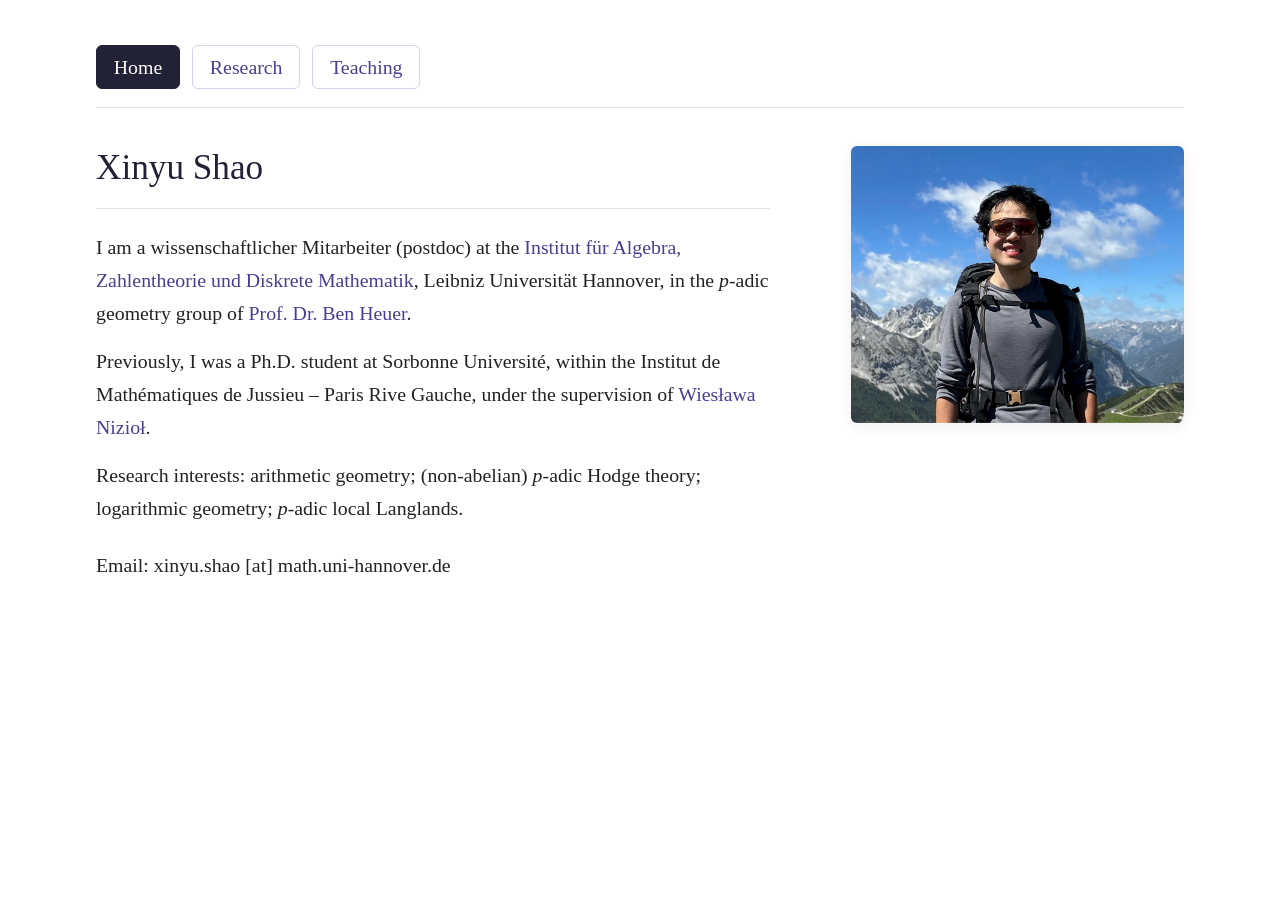
<file: index.html>
<!DOCTYPE html>
<html lang="en">
<head>
  <meta charset="UTF-8">
  <meta name="viewport" content="width=device-width, initial-scale=1">
  <title>Xinyu Shao</title>
  <meta name="description" content="Homepage of Xinyu Shao, Leibniz Universität Hannover.">
  <meta name="robots" content="index, follow">
  <meta name="google-site-verification" content="hRmdlmigr_lonokCQtuwBH7LkciAnvLF2CJZ0TJHJNI">
  <link rel="canonical" href="https://xshaomath.github.io/homepage/">
  <meta property="og:title" content="Xinyu Shao">
  <meta property="og:image" content="https://xshaomath.github.io/homepage/photo.jpg">
  <link rel="stylesheet" href="style.css?v=20261005-3">
</head>
<body>
  <div class="page">
    <nav>
      <a href="index.html" aria-current="page">Home</a>
      <a href="research.html">Research</a>
      <a href="teaching.html">Teaching</a>
    </nav>

    <div class="home">
      <header class="home-heading">
        <h1>Xinyu Shao</h1>
        <hr>
      </header>
      <div class="photo">
        <img src="photo.jpg?v=20261005" width="1600" height="1200" alt="Xinyu Shao">
      </div>
      <div class="home-text">
        <p>
          I am a <span lang="de">wissenschaftlicher Mitarbeiter</span> (postdoc) at the
          <a href="https://www.iazd.uni-hannover.de/" lang="de">Institut für Algebra, Zahlentheorie und Diskrete Mathematik</a>,
          Leibniz Universität Hannover, in the <i>p</i>-adic geometry group of
          <a href="https://bheuer.github.io/">Prof. Dr. Ben Heuer</a>.
        </p>
        <p>
          Previously, I was a Ph.D. student at Sorbonne Université, within the
          <span lang="fr">Institut de Mathématiques de Jussieu – Paris Rive Gauche</span>, under the supervision of
          <a href="https://webusers.imj-prg.fr/~wieslawa.niziol/">Wiesława Nizioł</a>.
        </p>
        <p>
          Research interests: arithmetic geometry; (non-abelian) <i>p</i>-adic Hodge theory; logarithmic geometry; <i>p</i>-adic local Langlands.
        </p>
        <p id="contact" class="contact">
          Email: xinyu.shao [at] math.uni-hannover.de
        </p>
      </div>
    </div>
  </div>

</body>
</html>
</file>
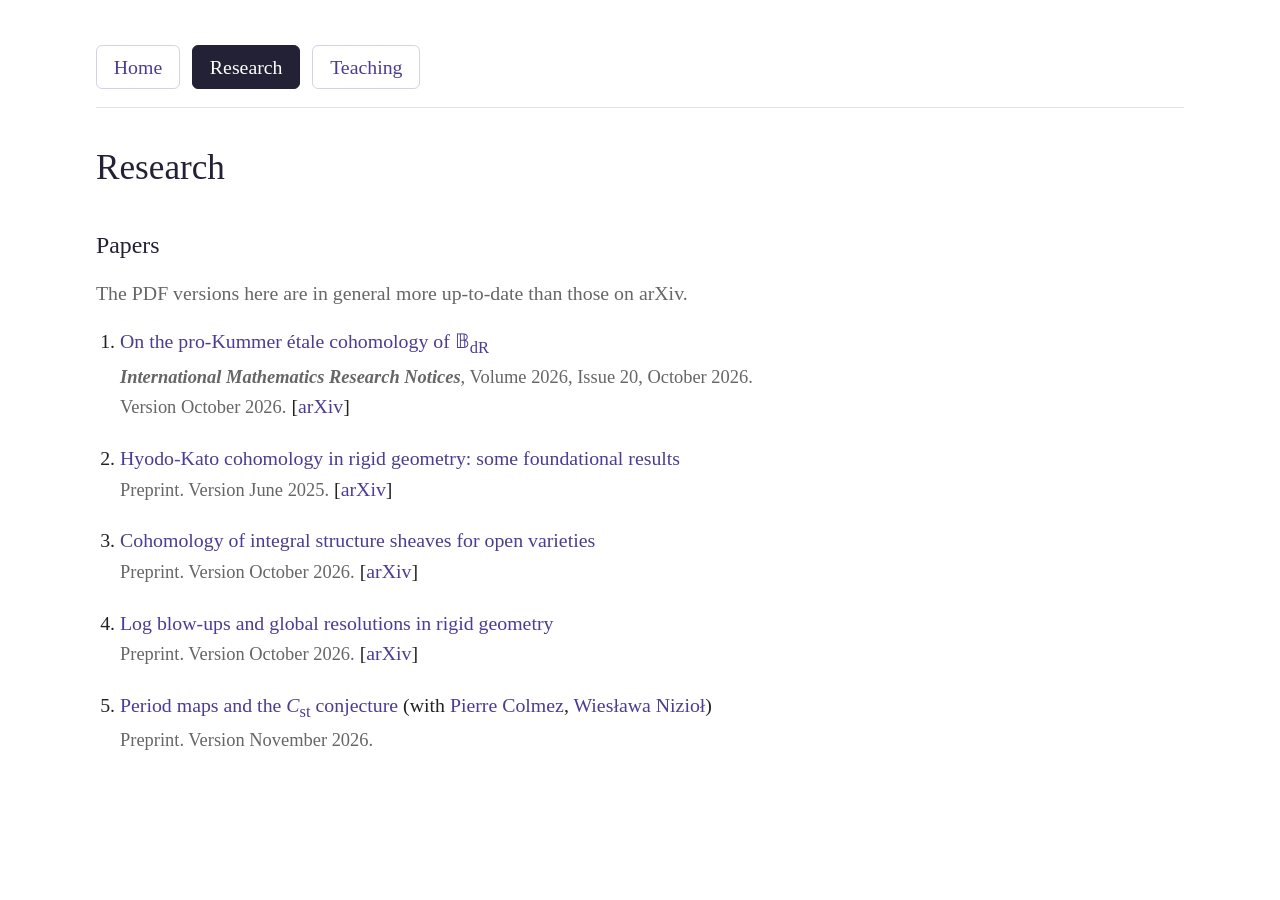
<file: research.html>
<!DOCTYPE html>
<html lang="en">
<head>
  <meta charset="UTF-8">
  <meta name="viewport" content="width=device-width, initial-scale=1">
  <title>Research – Xinyu Shao</title>
  <meta name="description" content="Research and papers by Xinyu Shao in arithmetic geometry and p-adic Hodge theory.">
  <meta name="robots" content="index, follow">
  <link rel="canonical" href="https://xshaomath.github.io/homepage/research.html">
  <link rel="stylesheet" href="style.css?v=20261005-3">
</head>
<body>
  <div class="page">
    <nav>
      <a href="index.html">Home</a>
      <a href="research.html" aria-current="page">Research</a>
      <a href="teaching.html">Teaching</a>
    </nav>

    <h1>Research</h1>

    <h2>Papers</h2>
    <p class="muted">The PDF versions here are in general more up-to-date than those on arXiv.</p>
    <ol class="list">
      <li>
        <a href="logdr3.pdf">On the pro-Kummer étale cohomology of <span class="math">𝔹</span><sub>dR</sub></a><br>
        <span class="muted"><b><i>International Mathematics Research Notices</i></b>, Volume 2026, Issue 20, October 2026.</span><br>
        <span class="muted">Version October 2026.</span>
        [<a href="https://arxiv.org/abs/2501.16916">arXiv</a>]
      </li>
      <li>
        <a href="gaga3.pdf">Hyodo-Kato cohomology in rigid geometry: some foundational results</a><br>
        <span class="muted">Preprint. Version June 2025.</span>
        [<a href="https://arxiv.org/abs/2502.13315">arXiv</a>]
      </li>
      <li>
        <a href="integralcoh.pdf">Cohomology of integral structure sheaves for open varieties</a><br>
        <span class="muted">Preprint. Version October 2026.</span>
        [<a href="https://arxiv.org/abs/2610.31289">arXiv</a>]
      </li>
      <li>
        <a href="logdescent.pdf">Log blow-ups and global resolutions in rigid geometry</a><br>
        <span class="muted">Preprint. Version October 2026.</span>
        [<a href="https://arxiv.org/abs/2610.31265">arXiv</a>]
      </li>
      <li>
        <a href="counterexample.pdf">Period maps and the <var>C</var><sub>st</sub> conjecture</a>
        (with <a href="https://webusers.imj-prg.fr/~pierre.colmez/">Pierre Colmez</a>, 
        <a href="https://webusers.imj-prg.fr/~wieslawa.niziol/">Wiesława Nizioł</a>)<br>
        <span class="muted">Preprint. Version November 2026.</span>
      </li>
    </ol>
  </div>
</body>
</html>
</file>
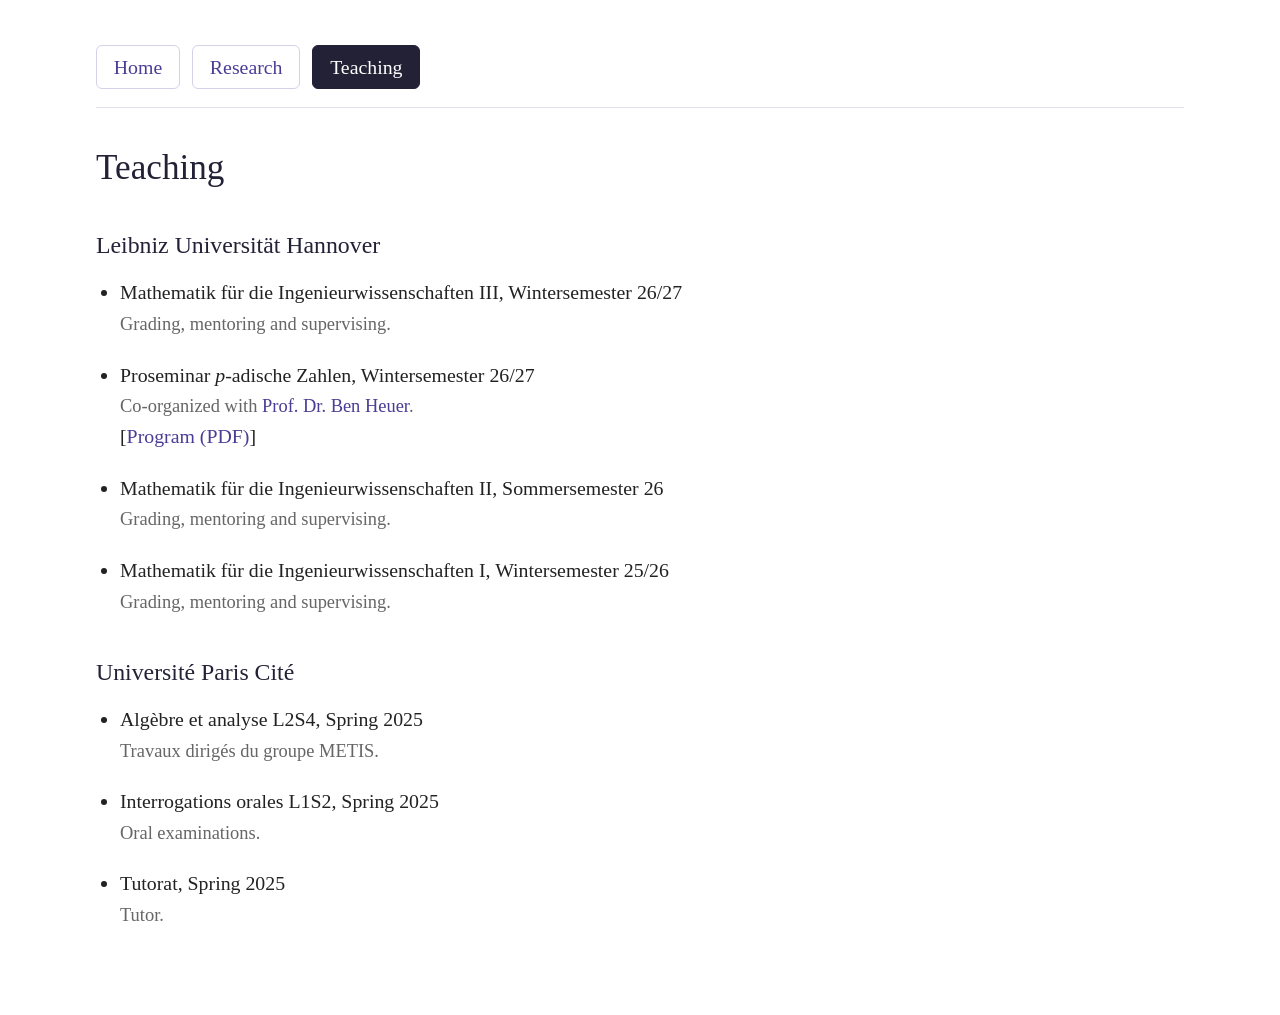
<file: teaching.html>
<!DOCTYPE html>
<html lang="en">
<head>
  <meta charset="UTF-8">
  <meta name="viewport" content="width=device-width, initial-scale=1">
  <title>Teaching – Xinyu Shao</title>
  <meta name="description" content="Teaching by Xinyu Shao at Leibniz Universität Hannover and Université Paris Cité, including the p-adic numbers proseminar program.">
  <meta name="robots" content="index, follow">
  <link rel="canonical" href="https://xshaomath.github.io/homepage/teaching.html">
  <link rel="stylesheet" href="style.css?v=20261005-3">
</head>
<body>
  <div class="page">
    <nav>
      <a href="index.html">Home</a>
      <a href="research.html">Research</a>
      <a href="teaching.html" aria-current="page">Teaching</a>
    </nav>

    <h1>Teaching</h1>

    <h2>Leibniz Universität Hannover</h2>
    <ul class="list">
      <li>
        <span lang="de">Mathematik für die Ingenieurwissenschaften III, Wintersemester 26/27</span><br>
        <span class="muted">Grading, mentoring and supervising.</span>
      </li>
      <li>
        <span lang="de">Proseminar <i>p</i>-adische Zahlen, Wintersemester 26/27</span><br>
        <span class="muted">Co-organized with <a href="https://bheuer.github.io/">Prof. Dr. Ben Heuer</a>.</span><br>
        [<a href="proseminar_padic.pdf">Program (PDF)</a>]
      </li>
      <li>
        <span lang="de">Mathematik für die Ingenieurwissenschaften II, Sommersemester 26</span><br>
        <span class="muted">Grading, mentoring and supervising.</span>
      </li>
      <li>
        <span lang="de">Mathematik für die Ingenieurwissenschaften I, Wintersemester 25/26</span><br>
        <span class="muted">Grading, mentoring and supervising.</span>
      </li>
    </ul>

    <h2>Université Paris Cité</h2>
    <ul class="list">
      <li>
        <span lang="fr">Algèbre et analyse L2S4</span>, Spring 2025<br>
        <span class="muted"><span lang="fr">Travaux dirigés du groupe METIS.</span></span>
      </li>
      <li>
        <span lang="fr">Interrogations orales L1S2</span>, Spring 2025<br>
        <span class="muted">Oral examinations.</span>
      </li>
      <li>
        <span lang="fr">Tutorat</span>, Spring 2025<br>
        <span class="muted">Tutor.</span>
      </li>
    </ul>
  </div>
</body>
</html>
</file>
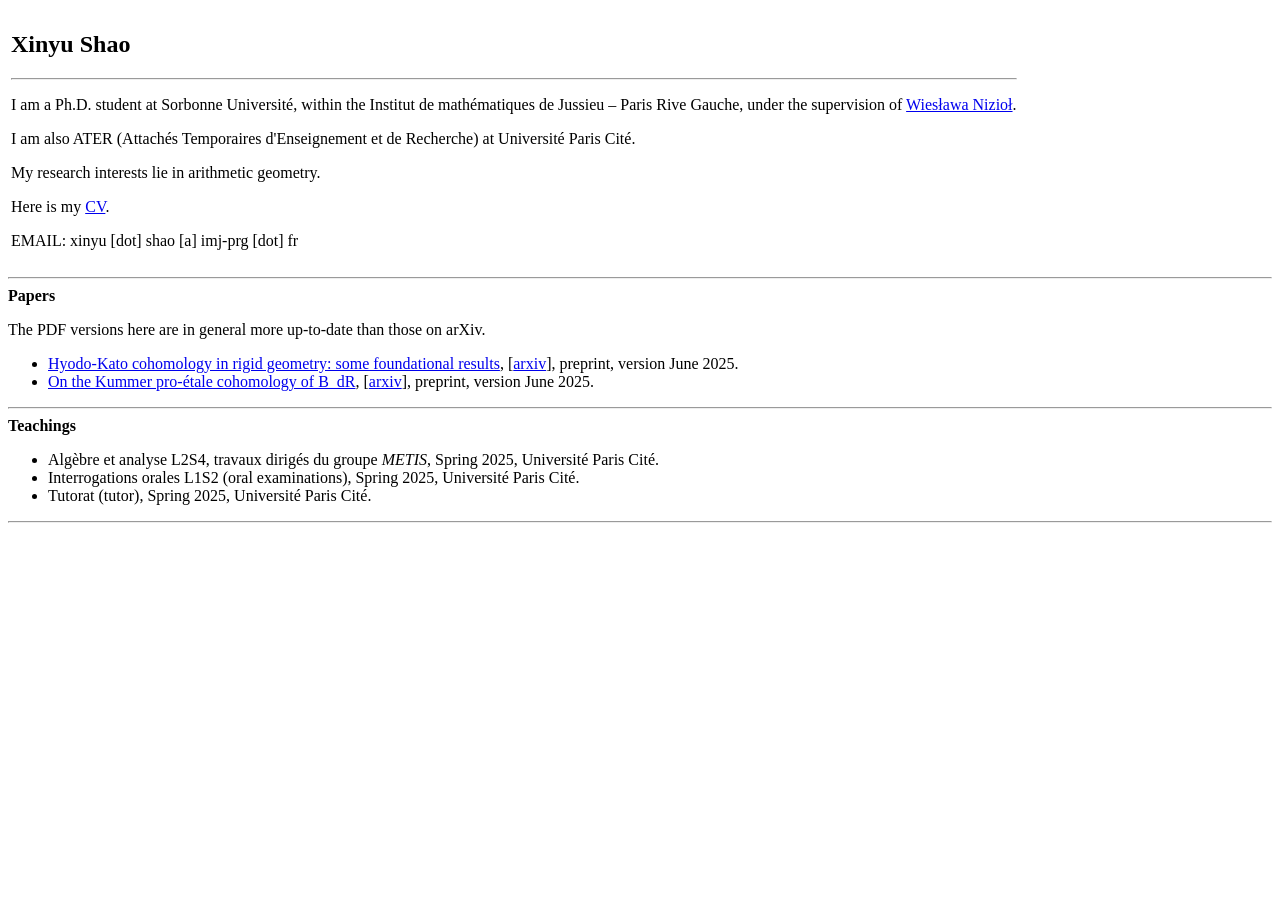
<file: Xinyu Shao.html>
<!DOCTYPE html>
<html lang="en">
<head>
  <meta charset="UTF-8">
  <title>Xinyu Shao</title>
</head>
<body>
  <table>
    <tr>
      <td>
        <h2><b>Xinyu Shao</b></h2>
        <hr>
        <p>
          I am a Ph.D. student at Sorbonne Université, within the Institut de mathématiques de Jussieu – Paris Rive Gauche, under the supervision of <a href="https://webusers.imj-prg.fr/~wieslawa.niziol/">Wiesława Nizioł</a>.
        </p>
        <p>
          I am also ATER (Attachés Temporaires d'Enseignement et de Recherche) at Université Paris Cité.
        </p>
        <p>
          My research interests lie in arithmetic geometry.
        </p>
        <p>
          Here is my <a href="cv.pdf">CV</a>.
        </p>
        <p>
          EMAIL: xinyu [dot] shao [a] imj-prg [dot] fr
        </p>
      </td>
    </tr>
  </table>
  <hr>
  <b>Papers</b>
  <p>
    The PDF versions here are in general more up-to-date than those on arXiv.
  </p>
  <ul>
    <li><a href="gaga3.pdf">Hyodo-Kato cohomology in rigid geometry: some foundational results</a>, [<a href="https://arxiv.org/abs/2502.13315">arxiv</a>], preprint, version June 2025.</li>
    <li><a href="logdr2.pdf">On the Kummer pro-étale cohomology of B_dR</a>, [<a href="https://arxiv.org/abs/2501.16916">arxiv</a>], preprint, version June 2025.</li>
  </ul>
  <hr>
  <b>Teachings</b>
  <ul>
    <li>Algèbre et analyse L2S4, travaux dirigés du groupe <i>METIS</i>, Spring 2025, Université Paris Cité.</li>
	<li>Interrogations orales L1S2 (oral examinations), Spring 2025, Université Paris Cité.</li>
	<li>Tutorat (tutor), Spring 2025, Université Paris Cité.</li>
  </ul>
  <hr>
</file>
<file: style.css>
* {
  box-sizing: border-box;
}

body {
  margin: 0;
  color: #222;
  background: #fff;
  font-family: "Palatino Linotype", Palatino, "Book Antiqua", "URW Palladio L", P052, Georgia, serif;
  font-size: clamp(1.125rem, calc(1rem + 0.3vw), 1.3125rem);
  line-height: 1.65;
}

.page {
  width: min(90%, 68rem);
  margin: 0 auto;
  padding: clamp(1.5rem, 3vw, 3rem) 0 4rem;
}

a {
  color: #4b3c94;
  text-decoration: none;
}

a:hover {
  text-decoration: underline;
  text-underline-offset: 0.2em;
}

a:focus-visible,
button:focus-visible {
  outline: 2px solid #4b3c94;
  outline-offset: 4px;
}

nav {
  display: flex;
  flex-wrap: wrap;
  gap: 0.75rem;
  padding: 0.4rem 0 1.1rem;
  margin-bottom: clamp(1.75rem, 3vw, 2.5rem);
  border-bottom: 1px solid #e3e0ea;
}

nav a {
  padding: 0.3rem 1.05rem;
  border: 1px solid #d6d0e8;
  border-radius: 6px;
  color: #4b3c94;
}

nav a:hover {
  background: #f3f0fa;
  border-color: #b8afd9;
  text-decoration: none;
}

nav a[aria-current="page"] {
  background: #232136;
  border-color: #232136;
  color: #fff;
}

h1 {
  margin: 0;
  font-size: clamp(2.2rem, 2.4vw, 3.2rem);
  font-weight: normal;
  line-height: 1.25;
  color: #232136;
}

h2 {
  margin: 2.25rem 0 0.75rem;
  font-size: 1.2em;
  font-weight: normal;
  color: #232136;
}

p {
  margin: 0 0 1rem;
}

hr {
  margin: 1.1rem 0 1.4rem;
  border: 0;
  border-top: 1px solid #e3e0ea;
}

.muted {
  color: #666;
}

.math {
  font-family: "Cambria Math", "STIX Two Math", "Noto Sans Math", serif;
}

/* Home: text with the photo on the right */
.home {
  display: grid;
  grid-template-columns: minmax(0, 1fr) clamp(17.5rem, 26vw, 21rem);
  grid-template-areas: "heading photo" "text photo";
  align-items: start;
  column-gap: clamp(2rem, 4.5vw, 3.5rem);
}

.home-heading {
  grid-area: heading;
  max-width: 68ch;
}

.home-text {
  grid-area: text;
  min-width: 0;
  max-width: 68ch;
}

.photo {
  grid-area: photo;
  width: 100%;
  aspect-ratio: 6 / 5;
  overflow: hidden;
  border-radius: 6px;
  box-shadow: 0 3px 16px rgb(35 33 54 / 7%);
}

.photo img {
  display: block;
  width: 100%;
  height: 100%;
  object-fit: cover;
  object-position: center bottom;
  transform: scale(1.3);
  transform-origin: center bottom;
}

.contact {
  margin-top: 1.5rem;
  overflow-wrap: anywhere;
  scroll-margin-top: 2rem;
}

/* Papers and teaching */
.list {
  margin: 0.75rem 0 0;
  padding-left: 1.5rem;
  max-width: 72ch;
  line-height: 1.55;
}

.list li {
  margin-bottom: 1.3rem;
}

.list .muted {
  font-size: 0.93em;
}

@media (max-width: 840px) {
  body {
    font-size: 1.125rem;
  }

  .page {
    width: calc(100% - 2.5rem);
  }

  .home {
    grid-template-columns: 1fr;
    grid-template-areas: "heading" "photo" "text";
  }

  .photo {
    width: min(100%, 18rem);
    margin-bottom: 1.5rem;
  }

  nav {
    gap: 0.5rem;
  }

  nav a {
    padding: 0.3rem 0.85rem;
  }
}
</file>
